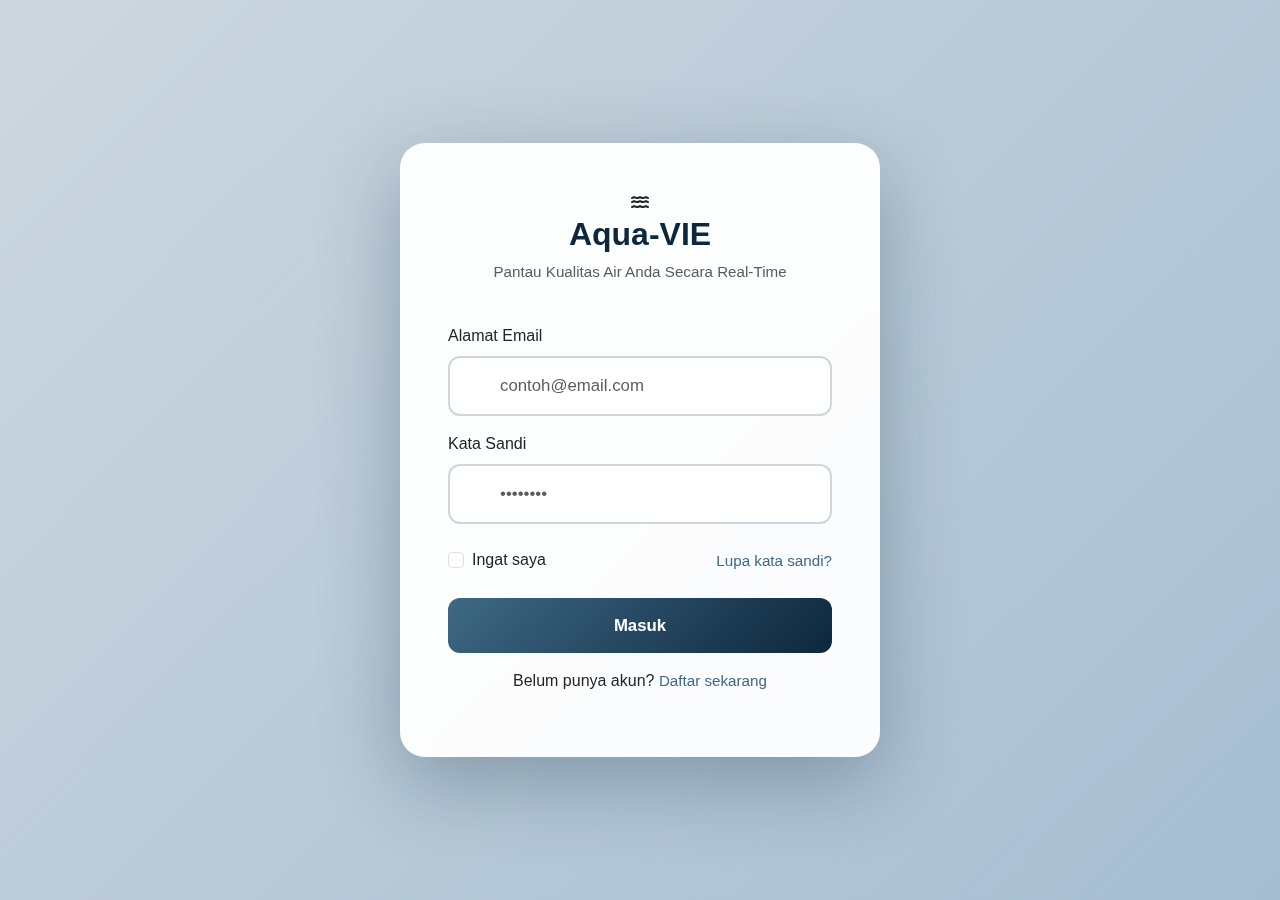
<file: index.html>
<!DOCTYPE html>
<html lang="id">
<head>
  <meta charset="UTF-8">
  <meta name="viewport" content="width=device-width, initial-scale=1.0">
  <title>Masuk | Aqua-VIE</title>
  <link href="https://cdn.jsdelivr.net/npm/bootstrap@5.3.2/dist/css/bootstrap.min.css" rel="stylesheet">
  <link href="https://cdnjs.cloudflare.com/ajax/libs/font-awesome/6.5.0/css/all.min.css" rel="stylesheet">
  <link href="style.css" rel="stylesheet">
</head>

<body>
  <div class="login-container">
    <div class="login-box">
      <div class="logo-section">
        <i class="fas fa-water"></i>
        <h2>Aqua-VIE</h2>
        <p class="text-muted">Pantau Kualitas Air Anda Secara Real-Time</p>
      </div>

      <form id="loginForm">
        <div class="mb-3">
          <label for="email" class="form-label">Alamat Email</label>
          <input type="email" id="email" class="form-control form-control-lg" placeholder="contoh@email.com" required>
        </div>

        <div class="mb-4">
          <label for="password" class="form-label">Kata Sandi</label>
          <input type="password" id="password" class="form-control form-control-lg" placeholder="••••••••" required>
        </div>

        <div class="d-flex justify-content-between align-items-center mb-4">
          <div class="form-check">
            <input type="checkbox" class="form-check-input" id="rememberMe">
            <label class="form-check-label" for="rememberMe">Ingat saya</label>
          </div>
          <a href="#" class="link-text">Lupa kata sandi?</a>
        </div>

        <button type="submit" class="btn-login w-100 mb-3">Masuk</button>
        <p class="text-center">Belum punya akun? <a href="signup.html" class="link-text">Daftar sekarang</a></p>
      </form>
    </div>
  </div>

  <script src="https://cdn.jsdelivr.net/npm/bootstrap@5.3.2/dist/js/bootstrap.bundle.min.js"></script>
  <script>
    document.getElementById('loginForm').addEventListener('submit', function(e) {
      e.preventDefault();
      window.location.href = 'dashboard.html'; // sementara redirect ke dashboard
    });
  </script>
</body>
</html>
</file>
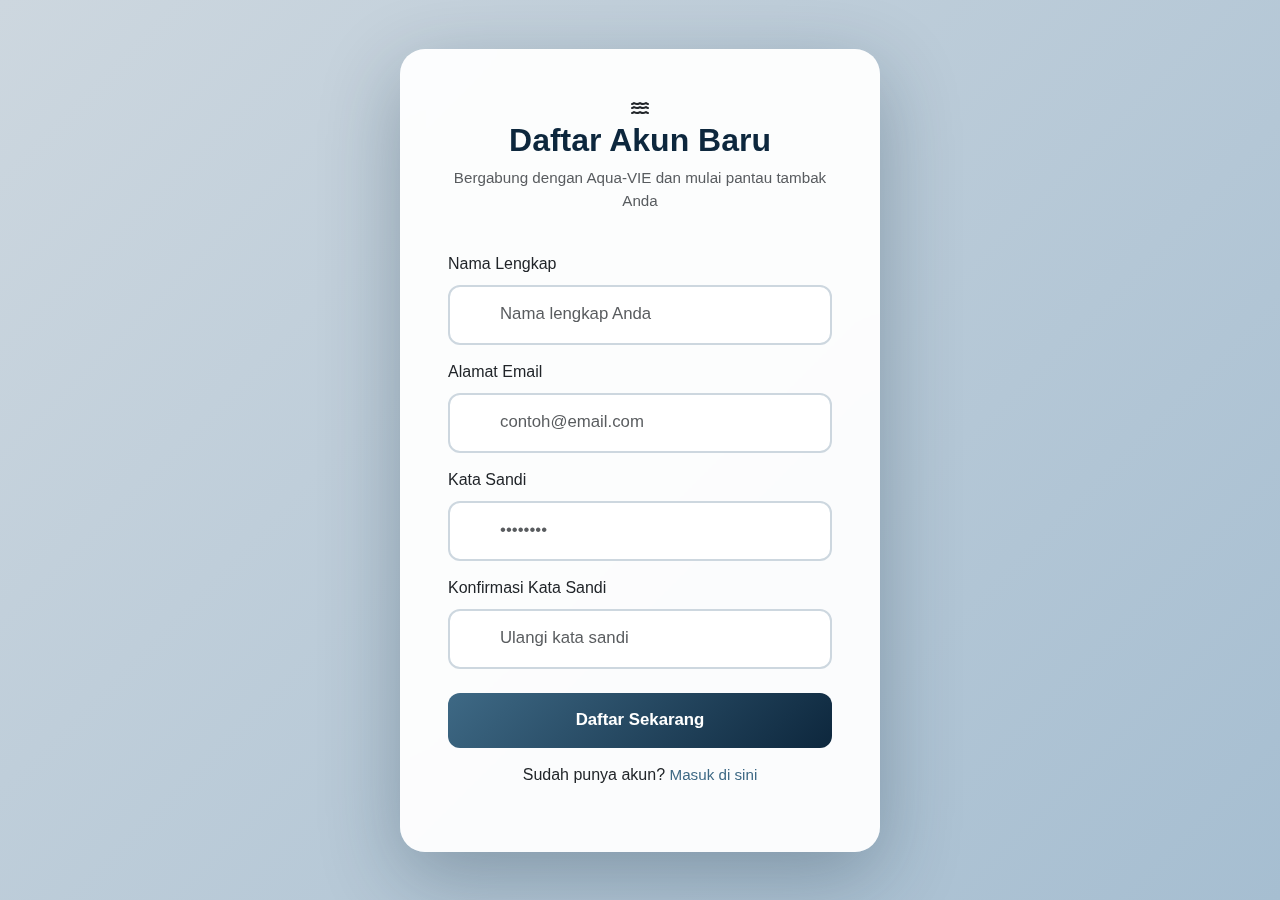
<file: signup.html>
<!DOCTYPE html>
<html lang="id">
<head>
  <meta charset="UTF-8">
  <meta name="viewport" content="width=device-width, initial-scale=1.0">
  <title>Daftar | Aqua-VIE</title>
  <link href="https://cdn.jsdelivr.net/npm/bootstrap@5.3.2/dist/css/bootstrap.min.css" rel="stylesheet">
  <link href="https://cdnjs.cloudflare.com/ajax/libs/font-awesome/6.5.0/css/all.min.css" rel="stylesheet">
  <link href="style.css" rel="stylesheet">
</head>

<body>
  <div class="login-container">
    <div class="login-box">
      <div class="logo-section">
        <i class="fas fa-water"></i>
        <h2>Daftar Akun Baru</h2>
        <p class="text-muted">Bergabung dengan Aqua-VIE dan mulai pantau tambak Anda</p>
      </div>

      <form id="signupForm">
        <div class="mb-3">
          <label for="name" class="form-label">Nama Lengkap</label>
          <input type="text" id="name" class="form-control form-control-lg" placeholder="Nama lengkap Anda" required>
        </div>

        <div class="mb-3">
          <label for="email" class="form-label">Alamat Email</label>
          <input type="email" id="email" class="form-control form-control-lg" placeholder="contoh@email.com" required>
        </div>

        <div class="mb-3">
          <label for="password" class="form-label">Kata Sandi</label>
          <input type="password" id="password" class="form-control form-control-lg" placeholder="••••••••" required>
        </div>

        <div class="mb-4">
          <label for="confirmPassword" class="form-label">Konfirmasi Kata Sandi</label>
          <input type="password" id="confirmPassword" class="form-control form-control-lg" placeholder="Ulangi kata sandi" required>
        </div>

        <button type="submit" class="btn-login w-100 mb-3">Daftar Sekarang</button>
        <p class="text-center">Sudah punya akun? <a href="index.html" class="link-text">Masuk di sini</a></p>
      </form>
    </div>
  </div>

  <script src="https://cdn.jsdelivr.net/npm/bootstrap@5.3.2/dist/js/bootstrap.bundle.min.js"></script>
  <script>
    document.getElementById('signupForm').addEventListener('submit', function(e) {
      e.preventDefault();
      window.location.href = 'dashboard.html'; // redirect sementara
    });
  </script>
</body>
</html>
</file>
<file: style.css>
:root {
            --yankees-blue: #0D273D;
            --teal-blue: #3E6985;
            --pewter-blue: #8AA7BC;
            --pastel-blue: #A6BED1;
            --columbia-blue: #CDD7DF;
        }

        * {
            margin: 0;
            padding: 0;
            box-sizing: border-box;
        }

        body {
            font-family: 'Segoe UI', Tahoma, Geneva, Verdana, sans-serif;
            background: linear-gradient(135deg, var(--columbia-blue) 0%, var(--pastel-blue) 100%);
            overflow-x: hidden;
        }

        /* Login Page */
        .login-container {
            min-height: 100vh;
            display: flex;
            align-items: center;
            justify-content: center;
            position: relative;
            overflow: hidden;
            padding: 20px;
        }

        .floating-circles {
            position: absolute;
            width: 100%;
            height: 100%;
            overflow: hidden;
            z-index: 0;
        }

        .circle {
            position: absolute;
            border-radius: 50%;
            background: rgba(62, 105, 133, 0.15);
            animation: float 25s infinite ease-in-out;
        }

        .circle:nth-child(1) {
            width: 400px;
            height: 400px;
            top: -100px;
            left: -100px;
        }

        .circle:nth-child(2) {
            width: 250px;
            height: 250px;
            top: 50%;
            right: -50px;
            animation-delay: 3s;
        }

        .circle:nth-child(3) {
            width: 300px;
            height: 300px;
            bottom: -80px;
            left: 20%;
            animation-delay: 6s;
        }

        .circle:nth-child(4) {
            width: 150px;
            height: 150px;
            top: 20%;
            right: 25%;
            animation-delay: 2s;
        }

        @keyframes float {
            0%, 100% {
                transform: translate(0, 0) scale(1) rotate(0deg);
                opacity: 0.3;
            }
            33% {
                transform: translate(30px, -30px) scale(1.1) rotate(120deg);
                opacity: 0.6;
            }
            66% {
                transform: translate(-20px, 20px) scale(0.95) rotate(240deg);
                opacity: 0.4;
            }
        }

        .login-box {
            background: rgba(255, 255, 255, 0.95);
            backdrop-filter: blur(10px);
            padding: 3rem;
            border-radius: 25px;
            box-shadow: 0 25px 80px rgba(13, 39, 61, 0.3);
            width: 100%;
            max-width: 480px;
            position: relative;
            z-index: 1;
            animation: slideUp 0.6s cubic-bezier(0.68, -0.55, 0.265, 1.55);
        }

        @keyframes slideUp {
            from {
                opacity: 0;
                transform: translateY(50px) scale(0.9);
            }
            to {
                opacity: 1;
                transform: translateY(0) scale(1);
            }
        }

        .logo-section {
            text-align: center;
            margin-bottom: 2.5rem;
        }

        .water-animation {
            position: relative;
            width: 100px;
            height: 100px;
            margin: 0 auto 1.5rem;
        }

        .water-animation i {
            font-size: 3.5rem;
            color: var(--teal-blue);
            position: relative;
            z-index: 2;
            animation: waterDrop 2s ease-in-out infinite;
        }

        @keyframes waterDrop {
            0%, 100% { transform: translateY(0); }
            50% { transform: translateY(-10px); }
        }

        .wave {
            position: absolute;
            bottom: 0;
            left: 50%;
            transform: translateX(-50%);
            width: 80px;
            height: 80px;
            border-radius: 50%;
            background: rgba(62, 105, 133, 0.2);
            animation: waveExpand 2s ease-out infinite;
        }

        .wave:nth-child(3) {
            animation-delay: 0.5s;
        }

        @keyframes waveExpand {
            0% {
                transform: translateX(-50%) scale(0.5);
                opacity: 0.8;
            }
            100% {
                transform: translateX(-50%) scale(2);
                opacity: 0;
            }
        }

        .logo-section h2 {
            color: var(--yankees-blue);
            font-weight: bold;
            font-size: 2rem;
            margin-bottom: 0.5rem;
        }

        .logo-section p {
            color: var(--teal-blue);
            font-size: 0.95rem;
        }

        .input-group-custom {
            position: relative;
            margin-bottom: 0.5rem;
        }

        .input-icon {
            position: absolute;
            left: 18px;
            top: 50%;
            transform: translateY(-50%);
            color: var(--teal-blue);
            z-index: 10;
            font-size: 1.1rem;
        }

        .input-icon-right {
            position: absolute;
            right: 18px;
            top: 50%;
            transform: translateY(-50%);
            color: var(--teal-blue);
            z-index: 10;
            cursor: pointer;
            transition: all 0.3s ease;
        }

        .input-icon-right:hover {
            color: var(--yankees-blue);
        }

        .form-control {
            padding-left: 50px;
            padding-right: 50px;
            border: 2px solid var(--columbia-blue);
            border-radius: 12px;
            height: 55px;
            transition: all 0.3s ease;
            font-size: 1rem;
        }

        .form-control:focus {
            border-color: var(--teal-blue);
            box-shadow: 0 0 0 0.25rem rgba(62, 105, 133, 0.15);
            transform: translateY(-2px);
        }

        .form-select {
            border: 2px solid var(--columbia-blue);
            border-radius: 12px;
            height: 55px;
            transition: all 0.3s ease;
            padding-left: 1rem;
        }

        .form-select:focus {
            border-color: var(--teal-blue);
            box-shadow: 0 0 0 0.25rem rgba(62, 105, 133, 0.15);
        }

        .btn-login {
            background: linear-gradient(135deg, var(--teal-blue), var(--yankees-blue));
            color: white;
            border: none;
            border-radius: 12px;
            height: 55px;
            font-weight: 600;
            font-size: 1.05rem;
            transition: all 0.4s cubic-bezier(0.68, -0.55, 0.265, 1.55);
            position: relative;
            overflow: hidden;
        }

        .btn-login:hover {
            transform: translateY(-3px);
            box-shadow: 0 15px 35px rgba(62, 105, 133, 0.4);
            color: white;
        }

        .btn-login:active {
            transform: translateY(-1px);
        }

        .password-strength {
            height: 4px;
            background: #e0e0e0;
            border-radius: 2px;
            margin-top: 8px;
            overflow: hidden;
            position: relative;
        }

        .password-strength::after {
            content: '';
            display: block;
            height: 100%;
            width: var(--strength, 0);
            background: linear-gradient(90deg, #ff4444, #ffbb33, #00C851);
            transition: width 0.3s ease;
            position: absolute;
            top: 0;
            left: 0;
        }

        .link-text {
            color: var(--teal-blue);
            text-decoration: none;
            font-size: 0.95rem;
            transition: all 0.3s ease;
        }

        .link-text:hover {
            color: var(--yankees-blue);
            text-decoration: underline;
        }

        /* Dashboard Layout */
        .sidebar {
            position: fixed;
            left: 0;
            top: 0;
            width: 280px;
            height: 100vh;
            background: var(--yankees-blue);
            padding: 0;
            z-index: 1000;
            overflow-y: auto;
            transition: transform 0.3s ease;
            box-shadow: 5px 0 20px rgba(0, 0, 0, 0.1);
        }

        .logo-sidebar {
            display: flex;
            align-items: center;
            gap: 1rem;
            padding: 2rem;
            color: white;
            font-size: 1.6rem;
            font-weight: bold;
            border-bottom: 1px solid rgba(255, 255, 255, 0.1);
        }

        .logo-sidebar i {
            font-size: 2.2rem;
            color: var(--teal-blue);
            animation: waterDrop 2s ease-in-out infinite;
        }

        .sidebar-nav {
            padding: 1.5rem 0;
        }

        .nav-item {
            display: flex;
            align-items: center;
            gap: 1rem;
            padding: 1.2rem 2rem;
            color: var(--columbia-blue);
            text-decoration: none;
            transition: all 0.3s ease;
            position: relative;
            font-size: 1.05rem;
        }

        .nav-item::before {
            content: '';
            position: absolute;
            left: 0;
            top: 0;
            height: 100%;
            width: 4px;
            background: var(--teal-blue);
            transform: scaleY(0);
            transition: transform 0.3s ease;
        }

        .nav-item:hover::before,
        .nav-item.active::before {
            transform: scaleY(1);
        }

        .nav-item:hover,
        .nav-item.active {
            background: rgba(62, 105, 133, 0.2);
            color: white;
        }

        .nav-item i {
            width: 24px;
            text-align: center;
            font-size: 1.2rem;
        }

        .sidebar-footer {
            position: absolute;
            bottom: 0;
            width: 100%;
            border-top: 1px solid rgba(255, 255, 255, 0.1);
            padding: 1rem 0;
        }

        .mobile-menu-toggle {
            display: none;
            position: fixed;
            top: 20px;
            left: 20px;
            z-index: 1100;
            background: var(--yankees-blue);
            color: white;
            border: none;
            width: 50px;
            height: 50px;
            border-radius: 12px;
            font-size: 1.3rem;
            box-shadow: 0 5px 15px rgba(0, 0, 0, 0.2);
        }

        .main-content {
            margin-left: 280px;
            min-height: 100vh;
            background: #f5f7fa;
            transition: margin-left 0.3s ease;
        }

        .top-bar {
            background: white;
            padding: 1.5rem 2rem;
            display: flex;
            justify-content: space-between;
            align-items: center;
            box-shadow: 0 2px 15px rgba(0, 0, 0, 0.05);
            position: sticky;
            top: 0;
            z-index: 100;
        }

        .top-bar-left h2 {
            color: var(--yankees-blue);
            font-size: 1.8rem;
            font-weight: bold;
            margin: 0;
        }

        .top-bar-left p {
            color: var(--teal-blue);
            margin: 0;
            font-size: 0.95rem;
        }

        .top-bar-right {
            display: flex;
            align-items: center;
            gap: 1.5rem;
        }

        .notification-bell {
            position: relative;
            width: 45px;
            height: 45px;
            background: var(--columbia-blue);
            border-radius: 12px;
            display: flex;
            align-items: center;
            justify-content: center;
            cursor: pointer;
            transition: all 0.3s ease;
        }

        .notification-bell:hover {
            background: var(--teal-blue);
            color: white;
            transform: scale(1.1);
        }

        .notification-badge {
            position: absolute;
            top: -5px;
            right: -5px;
            background: #ff4444;
            color: white;
            width: 22px;
            height: 22px;
            border-radius: 50%;
            display: flex;
            align-items: center;
            justify-content: center;
            font-size: 0.75rem;
            font-weight: bold;
            animation: pulse 2s infinite;
        }

        @keyframes pulse {
            0%, 100% {
                transform: scale(1);
                box-shadow: 0 0 0 0 rgba(255, 68, 68, 0.7);
            }
            50% {
                transform: scale(1.1);
                box-shadow: 0 0 0 10px rgba(255, 68, 68, 0);
            }
        }

        .user-profile {
            display: flex;
            align-items: center;
            gap: 1rem;
            cursor: pointer;
            padding: 0.7rem 1.2rem;
            border-radius: 12px;
            transition: all 0.3s ease;
            position: relative;
            background: var(--columbia-blue);
        }

        .user-profile:hover {
            background: var(--pewter-blue);
            transform: translateY(-2px);
        }

        .user-profile img {
            width: 45px;
            height: 45px;
            border-radius: 50%;
            border: 3px solid white;
        }

        .user-info {
            display: flex;
            flex-direction: column;
        }

        .user-name {
            font-weight: 600;
            color: var(--yankees-blue);
            font-size: 0.95rem;
        }

        .user-role {
            font-size: 0.8rem;
            color: var(--teal-blue);
        }

        .notification-dropdown,
        .profile-dropdown {
            position: absolute;
            top: calc(100% + 10px);
            right: 0;
            background: white;
            border-radius: 15px;
            box-shadow: 0 15px 50px rgba(0, 0, 0, 0.15);
            min-width: 320px;
            display: none;
            animation: slideDown 0.3s ease;
            z-index: 1001;
        }

        .notification-dropdown.show,
        .profile-dropdown.show {
            display: block;
        }

        @keyframes slideDown {
            from {
                opacity: 0;
                transform: translateY(-20px);
            }
            to {
                opacity: 1;
                transform: translateY(0);
            }
        }

        .notification-header {
            display: flex;
            justify-content: space-between;
            align-items: center;
            padding: 1.2rem 1.5rem;
            border-bottom: 1px solid var(--columbia-blue);
        }

        .notification-header h5 {
            margin: 0;
            color: var(--yankees-blue);
            font-size: 1.1rem;
        }

        .mark-read {
            color: var(--teal-blue);
            text-decoration: none;
            font-size: 0.85rem;
        }

        .notification-item {
            display: flex;
            gap: 1rem;
            padding: 1rem 1.5rem;
            border-bottom: 1px solid var(--columbia-blue);
            transition: all 0.3s ease;
        }

        .notification-item:hover {
            background: var(--columbia-blue);
        }

        .notification-item.unread {
            background: rgba(62, 105, 133, 0.05);
        }

        .notification-item i {
            font-size: 1.5rem;
            margin-top: 5px;
        }

        .notification-content p {
            margin: 0 0 5px 0;
            color: var(--yankees-blue);
            font-size: 0.9rem;
        }

        .notification-content small {
            color: var(--teal-blue);
            font-size: 0.8rem;
        }

        .profile-header {
            display: flex;
            align-items: center;
            gap: 1rem;
            padding: 1.5rem;
            border-bottom: 1px solid var(--columbia-blue);
        }

        .profile-header img {
            width: 50px;
            height: 50px;
            border-radius: 50%;
        }

        .profile-header h5 {
            margin: 0;
            color: var(--yankees-blue);
        }

        .profile-header small {
            color: var(--teal-blue);
        }

        .profile-dropdown a {
            display: flex;
            align-items: center;
            gap: 0.8rem;
            padding: 1rem 1.5rem;
            color: var(--yankees-blue);
            text-decoration: none;
            transition: all 0.3s ease;
        }

        .profile-dropdown a:hover {
            background: var(--columbia-blue);
        }

        .content-area {
            padding: 2rem;
        }

        /* Card Box */
        .card-box {
            background: white;
            padding: 2rem;
            border-radius: 18px;
            box-shadow: 0 5px 20px rgba(0, 0, 0, 0.08);
            animation: fadeIn 0.6s ease;
            margin-bottom: 1.5rem;
        }

        @keyframes fadeIn {
            from { opacity: 0; }
            to { opacity: 1; }
        }

        .card-title {
            color: var(--yankees-blue);
            font-size: 1.4rem;
            margin-bottom: 1.5rem;
            font-weight: 600;
        }

        /* Welcome Card */
        .welcome-card {
            background: linear-gradient(135deg, var(--teal-blue), var(--yankees-blue));
            color: white;
            padding: 2.5rem;
            border-radius: 20px;
            display: flex;
            justify-content: space-between;
            align-items: center;
            box-shadow: 0 10px 40px rgba(62, 105, 133, 0.3);
            animation: slideInLeft 0.6s ease;
        }

        @keyframes slideInLeft {
            from {
                opacity: 0;
                transform: translateX(-50px);
            }
            to {
                opacity: 1;
                transform: translateX(0);
            }
        }

        .welcome-content h2 {
            font-size: 2rem;
            margin-bottom: 0.5rem;
        }

        .welcome-illustration i {
            font-size: 5rem;
            opacity: 0.3;
            animation: swim 3s ease-in-out infinite;
        }

        @keyframes swim {
            0%, 100% {
                transform: translateX(0) rotate(0deg);
            }
            25% {
                transform: translateX(10px) rotate(-5deg);
            }
            75% {
                transform: translateX(-10px) rotate(5deg);
            }
        }

        /* Stat Cards */
        .stat-card {
            background: white;
            padding: 1.8rem;
            border-radius: 18px;
            display: flex;
            flex-direction: column;
            gap: 1rem;
            box-shadow: 0 5px 20px rgba(0, 0, 0, 0.08);
            transition: all 0.4s cubic-bezier(0.68, -0.55, 0.265, 1.55);
            position: relative;
            overflow: hidden;
        }

        .stat-card::before {
            content: '';
            position: absolute;
            top: 0;
            left: 0;
            width: 100%;
            height: 4px;
            background: linear-gradient(90deg, var(--teal-blue), var(--yankees-blue));
        }

        .stat-card:hover {
            transform: translateY(-10px);
            box-shadow: 0 15px 40px rgba(0, 0, 0, 0.15);
        }

        .stat-card-animated {
            animation: fadeInUp 0.6s ease;
            animation-fill-mode: backwards;
        }

        .stat-card:nth-child(1) { animation-delay: 0.1s; }
        .stat-card:nth-child(2) { animation-delay: 0.2s; }
        .stat-card:nth-child(3) { animation-delay: 0.3s; }
        .stat-card:nth-child(4) { animation-delay: 0.4s; }

        @keyframes fadeInUp {
            from {
                opacity: 0;
                transform: translateY(30px);
            }
            to {
                opacity: 1;
                transform: translateY(0);
            }
        }

        .stat-icon {
            width: 65px;
            height: 65px;
            border-radius: 15px;
            display: flex;
            align-items: center;
            justify-content: center;
            font-size: 1.8rem;
            color: white;
            transition: all 0.3s ease;
        }

        .stat-card:hover .stat-icon {
            transform: scale(1.1) rotate(10deg);
        }

        .bg-blue { background: linear-gradient(135deg, #4A90E2, #357ABD); }
        .bg-orange { background: linear-gradient(135deg, #FF9F43, #F76B1C); }
        .bg-green { background: linear-gradient(135deg, #2ECC71, #27AE60); }
        .bg-purple { background: linear-gradient(135deg, #9B59B6, #8E44AD); }

        .stat-info {
            display: flex;
            align-items: baseline;
            gap: 0.5rem;
        }

        .stat-info h3 {
            font-size: 2.2rem;
            font-weight: bold;
            color: var(--yankees-blue);
            margin: 0;
        }

        .stat-info .unit {
            font-size: 1rem;
            color: var(--teal-blue);
            font-weight: normal;
        }

        .stat-info p {
            margin: 0;
            color: var(--teal-blue);
            font-size: 0.95rem;
            font-weight: 500;
        }

        .stat-change {
            display: inline-flex;
            align-items: center;
            gap: 0.3rem;
            font-size: 0.85rem;
            padding: 0.3rem 0.7rem;
            border-radius: 8px;
            font-weight: 600;
        }

        .stat-change.positive {
            background: #d4edda;
            color: #155724;
        }

        .stat-change.negative {
            background: #f8d7da;
            color: #721c24;
        }

        .stat-change.neutral {
            background: #e2e3e5;
            color: #383d41;
        }

        .stat-progress {
            height: 6px;
            background: #e0e0e0;
            border-radius: 3px;
            overflow: hidden;
        }

        .progress-bar {
            height: 100%;
            background: linear-gradient(90deg, var(--teal-blue), var(--yankees-blue));
            border-radius: 3px;
            transition: width 1s ease;
        }

        .chart-filters {
            display: flex;
            gap: 0.5rem;
        }

        .filter-btn {
            padding: 0.5rem 1.2rem;
            border: 2px solid var(--columbia-blue);
            background: white;
            border-radius: 8px;
            color: var(--teal-blue);
            cursor: pointer;
            transition: all 0.3s ease;
            font-weight: 600;
        }

        .filter-btn:hover,
        .filter-btn.active {
            background: var(--teal-blue);
            color: white;
            border-color: var(--teal-blue);
        }

        .card-header-custom {
            display: flex;
            justify-content: space-between;
            align-items: center;
            margin-bottom: 1.5rem;
        }

        /* Status List */
        .status-list {
            display: flex;
            flex-direction: column;
            gap: 1rem;
        }

        .status-item {
            display: flex;
            align-items: center;
            gap: 1rem;
            padding: 1rem;
            background: var(--columbia-blue);
            border-radius: 12px;
            transition: all 0.3s ease;
        }

        .status-item:hover {
            background: var(--pewter-blue);
            transform: translateX(5px);
        }

        .status-icon {
            width: 50px;
            height: 50px;
            border-radius: 12px;
            display: flex;
            align-items: center;
            justify-content: center;
            font-size: 1.3rem;
            color: white;
        }

        .status-content {
            flex: 1;
            display: flex;
            flex-direction: column;
        }

        .status-label {
            font-size: 0.9rem;
            color: var(--teal-blue);
        }

        .status-value {
            font-size: 1.1rem;
            font-weight: bold;
            color: var(--yankees-blue);
        }

        .status-badge {
            padding: 0.4rem 1rem;
            border-radius: 20px;
            font-size: 0.85rem;
            font-weight: 600;
            white-space: nowrap;
        }

        .badge-success {
            background: #d4edda;
            color: #155724;
        }

        .badge-warning {
            background: #fff3cd;
            color: #856404;
        }

        .badge-danger {
            background: #f8d7da;
            color: #721c24;
        }

        .badge-info {
            background: #d1ecf1;
            color: #0c5460;
        }

        .last-update {
            display: flex;
            align-items: center;
            gap: 0.5rem;
            margin-top: 1.5rem;
            padding-top: 1.5rem;
            border-top: 1px solid var(--columbia-blue);
            color: var(--teal-blue);
            font-size: 0.9rem;
        }

        /* Quick Actions */
        .quick-actions {
            display: grid;
            grid-template-columns: repeat(auto-fit, minmax(200px, 1fr));
            gap: 1.5rem;
        }

        .action-btn {
            padding: 2rem 1.5rem;
            background: linear-gradient(135deg, var(--pastel-blue), white);
            border: 2px solid transparent;
            border-radius: 18px;
            display: flex;
            flex-direction: column;
            align-items: center;
            gap: 1rem;
            color: var(--yankees-blue);
            font-weight: 600;
            transition: all 0.4s cubic-bezier(0.68, -0.55, 0.265, 1.55);
            cursor: pointer;
            text-align: center;
        }

        .action-btn:hover {
            transform: translateY(-8px);
            box-shadow: 0 15px 40px rgba(62, 105, 133, 0.2);
            border-color: var(--teal-blue);
            background: white;
        }

        .action-icon {
            width: 60px;
            height: 60px;
            background: linear-gradient(135deg, var(--teal-blue), var(--yankees-blue));
            border-radius: 15px;
            display: flex;
            align-items: center;
            justify-content: center;
            font-size: 1.8rem;
            color: white;
            transition: all 0.3s ease;
        }

        .action-btn:hover .action-icon {
            transform: rotate(15deg) scale(1.1);
        }

        /* Input Form */
        .form-control-lg {
            height: 60px;
            font-size: 1.05rem;
        }

        .input-info {
            display: flex;
            justify-content: space-between;
            align-items: center;
            margin-top: 0.5rem;
        }

        .input-range {
            font-weight: 600;
            color: var(--yankees-blue);
        }

        .range-slider {
            margin-top: 0.5rem;
        }

        .range-slider input[type="range"] {
            width: 100%;
            height: 8px;
            border-radius: 5px;
            background: var(--columbia-blue);
            outline: none;
            -webkit-appearance: none;
        }

        .range-slider input[type="range"]::-webkit-slider-thumb {
            -webkit-appearance: none;
            appearance: none;
            width: 20px;
            height: 20px;
            border-radius: 50%;
            background: var(--teal-blue);
            cursor: pointer;
            transition: all 0.3s ease;
        }

        .range-slider input[type="range"]::-webkit-slider-thumb:hover {
            background: var(--yankees-blue);
            transform: scale(1.2);
        }

        .form-actions {
            display: flex;
            gap: 1rem;
            margin-top: 1.5rem;
        }

        .btn-secondary {
            background: var(--pewter-blue);
            color: white;
            border: none;
            padding: 0.8rem 2rem;
            border-radius: 12px;
            font-weight: 600;
            transition: all 0.3s ease;
            cursor: pointer;
        }

        .btn-secondary:hover {
            background: var(--teal-blue);
            transform: translateY(-2px);
            box-shadow: 0 5px 15px rgba(0, 0, 0, 0.2);
            color: white;
        }

        /* History Table */
        .history-header {
            display: flex;
            justify-content: space-between;
            align-items: center;
            margin-bottom: 2rem;
            flex-wrap: wrap;
            gap: 1rem;
        }

        .history-filters {
            display: flex;
            gap: 1rem;
            flex-wrap: wrap;
        }

        .table {
            width: 100%;
            border-collapse: separate;
            border-spacing: 0 0.5rem;
        }

        .table thead th {
            padding: 1rem;
            color: var(--yankees-blue);
            font-weight: 600;
            border: none;
            background: var(--columbia-blue);
            text-align: left;
        }

        .table thead th:first-child {
            border-radius: 10px 0 0 10px;
        }

        .table thead th:last-child {
            border-radius: 0 10px 10px 0;
        }

        .table tbody tr {
            background: white;
            transition: all 0.3s ease;
        }

        .table tbody tr:hover {
            transform: scale(1.02);
            box-shadow: 0 5px 15px rgba(0, 0, 0, 0.1);
        }

        .table tbody td {
            padding: 1.2rem 1rem;
            vertical-align: middle;
            border: none;
        }

        .table tbody tr td:first-child {
            border-radius: 10px 0 0 10px;
        }

        .table tbody tr td:last-child {
            border-radius: 0 10px 10px 0;
        }

        .btn-icon {
            background: var(--columbia-blue);
            border: none;
            color: var(--teal-blue);
            width: 35px;
            height: 35px;
            border-radius: 8px;
            cursor: pointer;
            transition: all 0.3s ease;
            margin: 0 0.2rem;
        }

        .btn-icon:hover {
            background: var(--teal-blue);
            color: white;
            transform: scale(1.15);
        }

        .pagination-container {
            display: flex;
            justify-content: space-between;
            align-items: center;
            margin-top: 2rem;
        }

        .pagination-info {
            color: var(--teal-blue);
        }

        /* Feedback */
        .rating-stars {
            display: flex;
            gap: 0.5rem;
            font-size: 2rem;
        }

        .rating-stars i {
            color: #ddd;
            cursor: pointer;
            transition: all 0.3s ease;
        }

        .rating-stars i:hover,
        .rating-stars i.active {
            color: #FFD700;
            transform: scale(1.2);
        }

        .info-item {
            display: flex;
            gap: 1rem;
            padding: 1rem;
            background: var(--columbia-blue);
            border-radius: 12px;
            margin-bottom: 1rem;
        }

        .info-item i {
            font-size: 1.5rem;
            color: var(--teal-blue);
            margin-top: 5px;
        }

        .info-item strong {
            display: block;
            color: var(--yankees-blue);
            margin-bottom: 0.3rem;
        }

        .info-item p {
            margin: 0;
            color: var(--teal-blue);
            font-size: 0.9rem;
        }

        .stat-item-small {
            display: flex;
            justify-content: space-between;
            align-items: center;
            padding: 1rem;
            background: var(--columbia-blue);
            border-radius: 12px;
            margin-bottom: 0.8rem;
        }

        .stat-item-small span {
            color: var(--teal-blue);
            font-weight: 500;
        }

        .stat-item-small strong {
            color: var(--yankees-blue);
            font-size: 1.3rem;
        }

        /* Profile */
        .profile-avatar-section {
            padding: 2rem 0;
        }

        .profile-avatar-large {
            width: 150px;
            height: 150px;
            border-radius: 50%;
            border: 5px solid var(--columbia-blue);
            box-shadow: 0 10px 30px rgba(0, 0, 0, 0.1);
        }

        .profile-badges {
            display: flex;
            justify-content: center;
            gap: 0.5rem;
            margin-top: 1rem;
        }

        .profile-badges .badge {
            padding: 0.5rem 1rem;
            font-size: 0.85rem;
        }

        .profile-stats {
            display: flex;
            justify-content: space-around;
            padding: 1.5rem 0;
            border-top: 1px solid var(--columbia-blue);
        }

        .profile-stat-item {
            text-align: center;
        }

        .profile-stat-item h3 {
            color: var(--yankees-blue);
            font-size: 2rem;
            margin: 0;
        }

        .profile-stat-item p {
            color: var(--teal-blue);
            margin: 0;
            font-size: 0.9rem;
        }

        .nav-tabs {
            border-bottom: 2px solid var(--columbia-blue);
        }

        .nav-tabs .nav-link {
            color: var(--teal-blue);
            border: none;
            padding: 1rem 1.5rem;
            transition: all 0.3s ease;
        }

        .nav-tabs .nav-link:hover {
            color: var(--yankees-blue);
        }

        .nav-tabs .nav-link.active {
            color: var(--yankees-blue);
            background: none;
            border-bottom: 3px solid var(--teal-blue);
            font-weight: 600;
        }

        .settings-group {
            padding: 1.5rem 0;
            border-bottom: 1px solid var(--columbia-blue);
        }

        .settings-group:last-child {
            border-bottom: none;
        }

        .settings-group h5 {
            color: var(--yankees-blue);
            margin-bottom: 1.5rem;
            font-weight: 600;
        }

        .setting-item {
            display: flex;
            justify-content: space-between;
            align-items: center;
            padding: 1.5rem;
            background: var(--columbia-blue);
            border-radius: 12px;
            margin-bottom: 1rem;
        }

        .setting-item strong {
            display: block;
            color: var(--yankees-blue);
            margin-bottom: 0.3rem;
        }

        .setting-item p {
            margin: 0;
            color: var(--teal-blue);
            font-size: 0.9rem;
        }

        /* Toggle Switch */
        .switch {
            position: relative;
            display: inline-block;
            width: 60px;
            height: 30px;
        }

        .switch input {
            opacity: 0;
            width: 0;
            height: 0;
        }

        .slider {
            position: absolute;
            cursor: pointer;
            top: 0;
            left: 0;
            right: 0;
            bottom: 0;
            background-color: #ccc;
            transition: 0.4s;
            border-radius: 30px;
        }

        .slider:before {
            position: absolute;
            content: "";
            height: 22px;
            width: 22px;
            left: 4px;
            bottom: 4px;
            background-color: white;
            transition: 0.4s;
            border-radius: 50%;
        }

        input:checked + .slider {
            background-color: var(--teal-blue);
        }

        input:checked + .slider:before {
            transform: translateX(30px);
        }

        .btn-danger {
            background: #dc3545;
            color: white;
            border: none;
            padding: 0.8rem 2rem;
            border-radius: 12px;
            font-weight: 600;
            transition: all 0.3s ease;
        }

        .btn-danger:hover {
            background: #c82333;
            transform: translateY(-2px);
        }

        /* Modal */
        .modal-overlay {
            position: fixed;
            top: 0;
            left: 0;
            width: 100%;
            height: 100%;
            background: rgba(0, 0, 0, 0.7);
            backdrop-filter: blur(5px);
            display: none;
            align-items: center;
            justify-content: center;
            z-index: 10000;
            animation: fadeIn 0.3s ease;
        }

        .modal-overlay.show {
            display: flex;
        }

        .result-modal,
        .detail-modal {
            background: white;
            padding: 3rem;
            border-radius: 25px;
            max-width: 600px;
            width: 90%;
            max-height: 90vh;
            overflow-y: auto;
            position: relative;
            animation: zoomIn 0.4s cubic-bezier(0.68, -0.55, 0.265, 1.55);
            box-shadow: 0 25px 80px rgba(0, 0, 0, 0.3);
        }

        @keyframes zoomIn {
            from {
                opacity: 0;
                transform: scale(0.5);
            }
            to {
                opacity: 1;
                transform: scale(1);
            }
        }

        .modal-close {
            position: absolute;
            top: 1.5rem;
            right: 1.5rem;
            background: var(--columbia-blue);
            border: none;
            width: 40px;
            height: 40px;
            border-radius: 50%;
            cursor: pointer;
            font-size: 1.2rem;
            color: var(--yankees-blue);
            transition: all 0.3s ease;
        }

        .modal-close:hover {
            background: var(--teal-blue);
            color: white;
            transform: rotate(90deg);
        }

        .result-icon {
            width: 100px;
            height: 100px;
            margin: 0 auto 1.5rem;
            border-radius: 50%;
            display: flex;
            align-items: center;
            justify-content: center;
            font-size: 3rem;
            animation: bounceIn 0.6s ease;
        }

        @keyframes bounceIn {
            0% {
                transform: scale(0);
            }
            50% {
                transform: scale(1.2);
            }
            100% {
                transform: scale(1);
            }
        }

        .result-title {
            text-align: center;
            color: var(--yankees-blue);
            font-size: 2rem;
            margin-bottom: 1rem;
        }

        .result-data {
            background: var(--columbia-blue);
            padding: 1.5rem;
            border-radius: 15px;
            margin: 1.5rem 0;
        }

        .result-data-item {
            display: flex;
            justify-content: space-between;
            padding: 0.8rem 0;
            border-bottom: 1px solid white;
        }

        .result-data-item:last-child {
            border-bottom: none;
        }

        .result-data-item strong {
            color: var(--yankees-blue);
        }

        .result-data-item span {
            color: var(--teal-blue);
            font-weight: 600;
        }

        .result-status {
            text-align: center;
            font-size: 1.5rem;
            font-weight: bold;
            margin: 1.5rem 0;
        }

        .recommendations {
            background: #fff3cd;
            padding: 1.5rem;
            border-radius: 15px;
            border-left: 4px solid #ff9f43;
        }

        .recommendations h5 {
            color: #856404;
            margin-bottom: 1rem;
        }

        .recommendations ul {
            margin: 0;
            padding-left: 1.5rem;
        }

        .recommendations li {
            color: #856404;
            margin-bottom: 0.8rem;
            line-height: 1.6;
        }

        .modal-actions {
            display: flex;
            gap: 1rem;
            margin-top: 2rem;
        }

        /* Responsive */
        @media (max-width: 992px) {
            .sidebar {
                transform: translateX(-100%);
            }
            
            .sidebar.show {
                transform: translateX(0);
            }
            
            .mobile-menu-toggle {
                display: block;
            }
            
            .main-content {
                margin-left: 0;
            }
            
            .top-bar {
                padding: 1rem;
            }
            
            .top-bar-left h2 {
                font-size: 1.3rem;
            }
            
            .user-info {
                display: none;
            }
            
            .welcome-card {
                flex-direction: column;
                text-align: center;
            }
            
            .welcome-content h2 {
                font-size: 1.5rem;
            }
            
            .stat-info h3 {
                font-size: 1.8rem;
            }
            
            .quick-actions {
                grid-template-columns: 1fr;
            }
        }

        @media (max-width: 576px) {
            .login-box {
                padding: 2rem;
            }
            
            .content-area {
                padding: 1rem;
            }
            
            .card-box {
                padding: 1.5rem;
            }
            
            .table thead {
                display: none;
            }
            
            .table tbody tr {
                display: block;
                margin-bottom: 1rem;
                border-radius: 10px;
            }
            
            .table tbody td {
                display: flex;
                justify-content: space-between;
                padding: 0.8rem;
                border-bottom: 1px solid var(--columbia-blue);
            }
            
            .table tbody td:before {
                content: attr(data-label);
                font-weight: 600;
                color: var(--yankees-blue);
            }
        }

        /* Scrollbar */
        ::-webkit-scrollbar {
            width: 8px;
            height: 8px;
        }

        ::-webkit-scrollbar-track {
            background: var(--columbia-blue);
        }

        ::-webkit-scrollbar-thumb {
            background: var(--teal-blue);
            border-radius: 4px;
        }

        ::-webkit-scrollbar-thumb:hover {
            background: var(--yankees-blue);
        }
</file>
